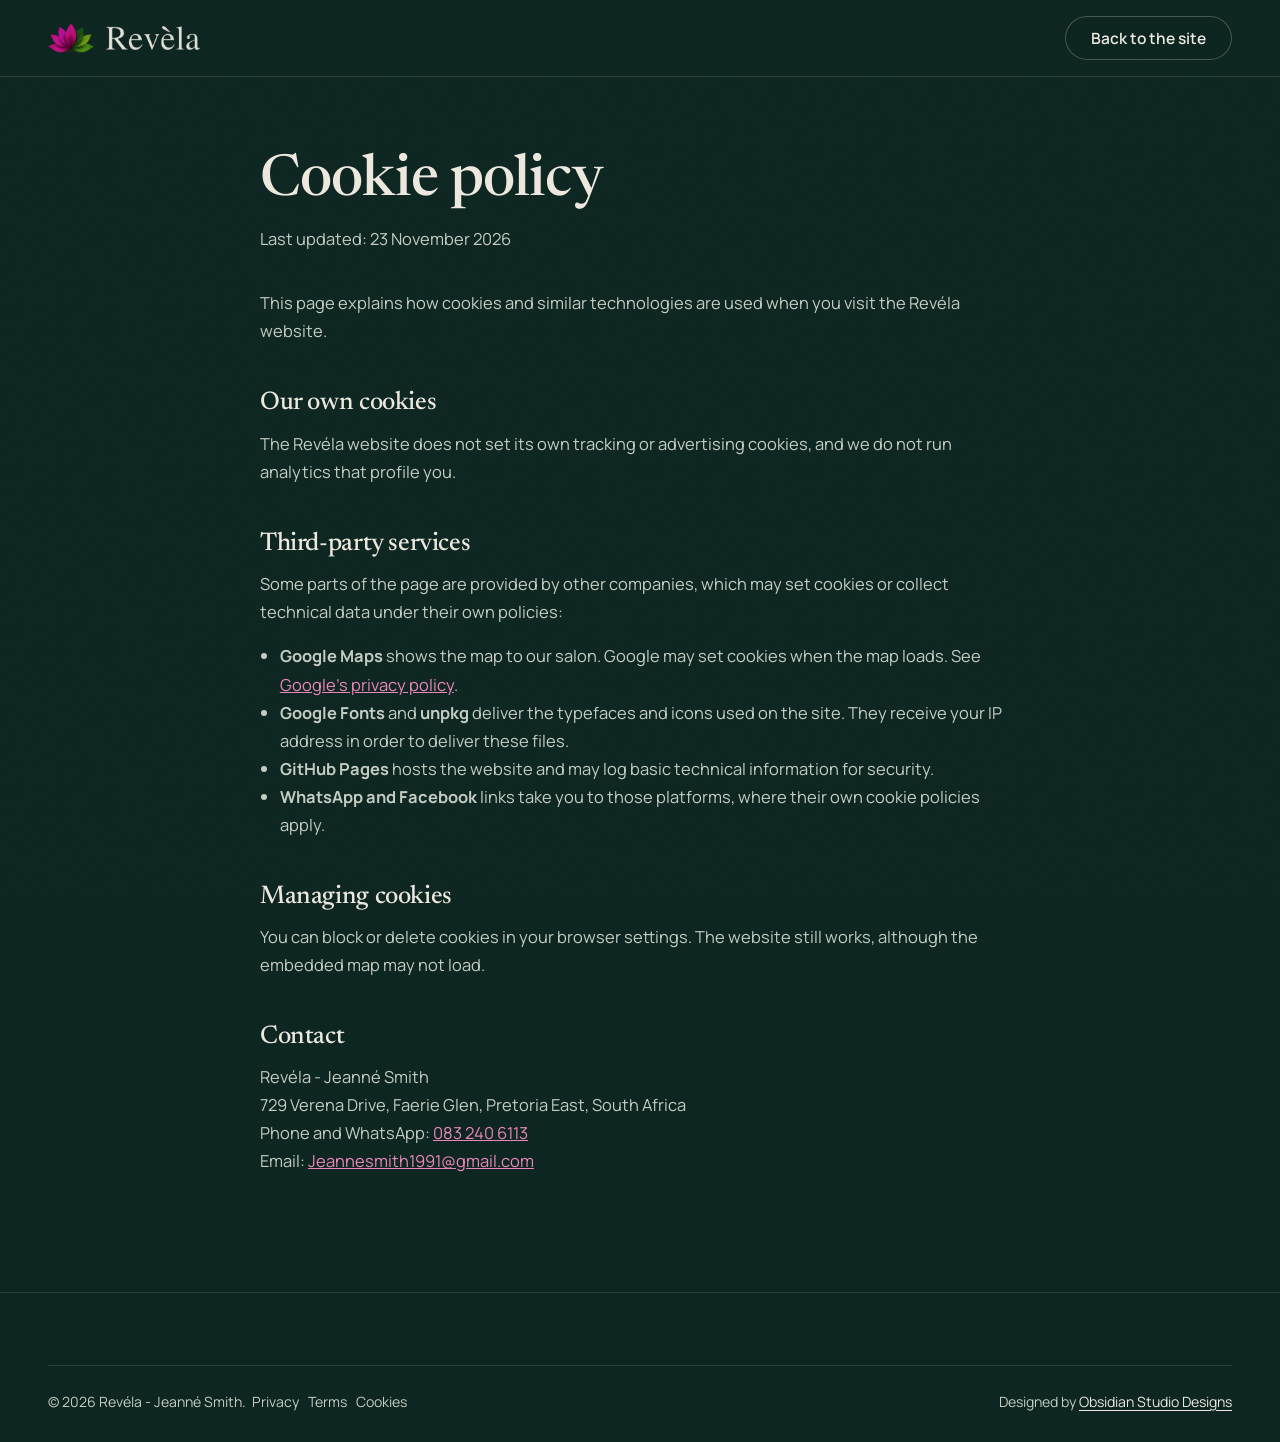
<file: cookies/index.html>
<!doctype html>
<html lang="en-ZA">
<head>
<meta charset="utf-8">
<meta name="viewport" content="width=device-width, initial-scale=1, viewport-fit=cover">
<title>Cookie policy | Revéla</title>
<meta name="description" content="How cookies and third-party services are used on the Revéla website.">
<meta name="robots" content="index, follow">
<link rel="canonical" href="https://obsidianstudiodesigns.github.io/Revela/cookies/">
<meta name="theme-color" content="#0e2621">
<meta property="og:type" content="website">
<meta property="og:site_name" content="Revéla">
<meta property="og:title" content="Cookie policy | Revéla">
<meta property="og:description" content="How cookies and third-party services are used on the Revéla website.">
<meta property="og:url" content="https://obsidianstudiodesigns.github.io/Revela/cookies/">
<meta property="og:image" content="https://obsidianstudiodesigns.github.io/Revela/assets/og/revela-og.jpg">
<meta property="og:image:width" content="1200">
<meta property="og:image:height" content="630">
<meta name="twitter:card" content="summary_large_image">
<meta name="twitter:image" content="https://obsidianstudiodesigns.github.io/Revela/assets/og/revela-og.jpg">
<link rel="icon" href="../favicon.ico" sizes="any">
<link rel="icon" type="image/png" sizes="32x32" href="../favicon-32.png">
<link rel="apple-touch-icon" href="../apple-touch-icon.png">
<link rel="manifest" href="../site.webmanifest">
<link rel="preconnect" href="https://fonts.googleapis.com">
<link rel="preconnect" href="https://fonts.gstatic.com" crossorigin>
<link rel="stylesheet" href="https://fonts.googleapis.com/css2?family=Manrope:wght@400..700&family=Newsreader:ital,opsz,wght@0,6..72,400..600;1,6..72,400..500&display=swap">
<link rel="stylesheet" href="../assets/css/site.css">
</head>
<body>
<a class="skip" href="#main">Skip to content</a>
<header class="site-head is-solid">
  <div class="wrap head-in">
    <a class="brand" href="../" aria-label="Revéla home">
      <img class="lotus" src="../assets/brand/lotus.png" alt="" width="602" height="380">
      <img class="word" src="../assets/brand/wordmark.png" alt="Revéla" width="535" height="137">
    </a>
    <a class="btn btn-ghost" href="../" style="min-height:44px">Back to the site</a>
  </div>
</header>
<main id="main" class="legal">
  <div class="wrap">
<h1>Cookie policy</h1>
<p class="updated">Last updated: 23 November 2026</p>
<p>This page explains how cookies and similar technologies are used when you visit the Revéla website.</p>
<h2>Our own cookies</h2>
<p>The Revéla website does not set its own tracking or advertising cookies, and we do not run analytics that profile you.</p>
<h2>Third-party services</h2>
<p>Some parts of the page are provided by other companies, which may set cookies or collect technical data under their own policies:</p>
<ul>
<li><strong>Google Maps</strong> shows the map to our salon. Google may set cookies when the map loads. See <a href="https://policies.google.com/privacy" target="_blank" rel="noopener">Google's privacy policy</a>.</li>
<li><strong>Google Fonts</strong> and <strong>unpkg</strong> deliver the typefaces and icons used on the site. They receive your IP address in order to deliver these files.</li>
<li><strong>GitHub Pages</strong> hosts the website and may log basic technical information for security.</li>
<li><strong>WhatsApp and Facebook</strong> links take you to those platforms, where their own cookie policies apply.</li>
</ul>
<h2>Managing cookies</h2>
<p>You can block or delete cookies in your browser settings. The website still works, although the embedded map may not load.</p>
<h2>Contact</h2>
<p>Revéla - Jeanné Smith<br>729 Verena Drive, Faerie Glen, Pretoria East, South Africa<br>Phone and WhatsApp: <a href="tel:+27832406113">083 240 6113</a><br>Email: <a href="mailto:Jeannesmith1991@gmail.com">Jeannesmith1991@gmail.com</a></p>
  </div>
</main>
<footer class="foot">
  <div class="wrap">
    <div class="foot-base" style="margin-top:0">
      <p>&copy; 2026 Revéla - Jeanné Smith. &nbsp;<a href="../privacy/">Privacy</a> &nbsp; <a href="../terms/">Terms</a> &nbsp; <a href="../cookies/">Cookies</a></p>
      <p class="credit">Designed by <a href="https://obsidianstudiodesigns.co.za/" target="_blank" rel="noopener">Obsidian Studio Designs</a></p>
    </div>
  </div>
</footer>
</body>
</html>
</file>
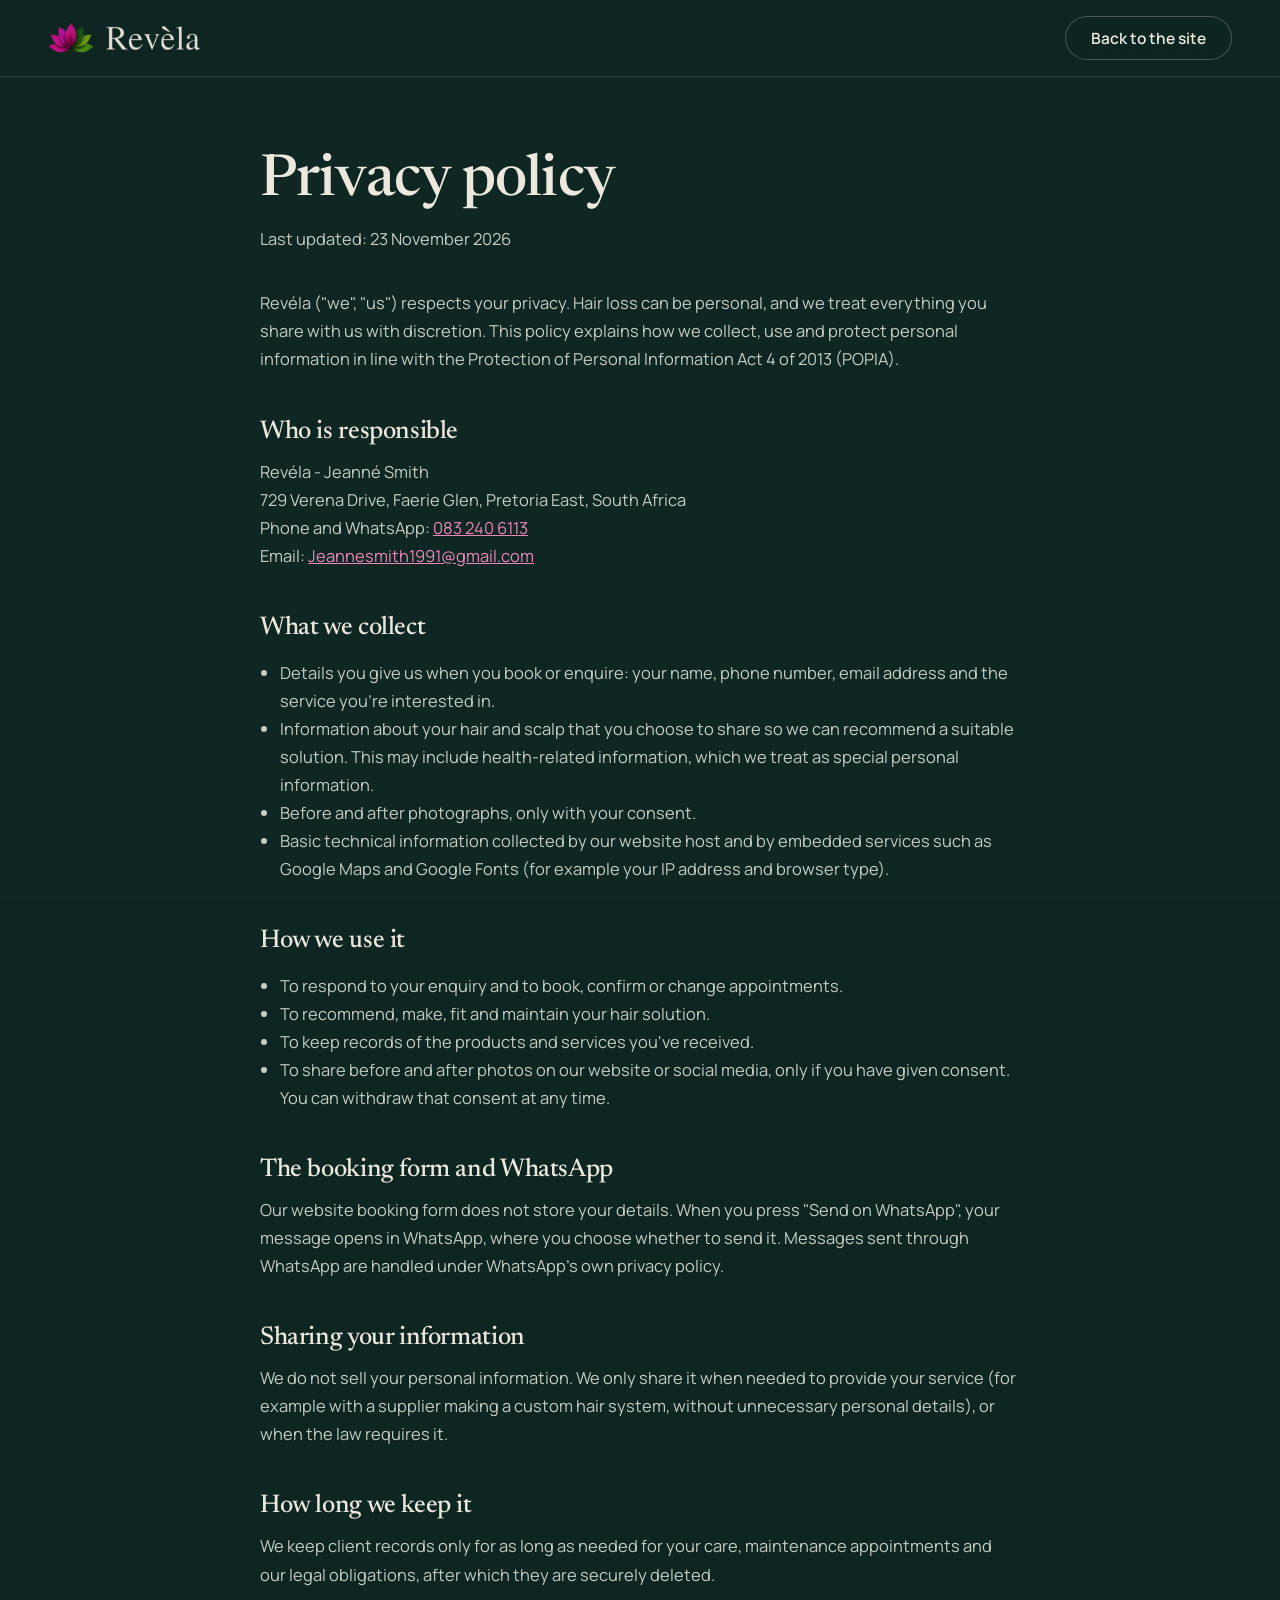
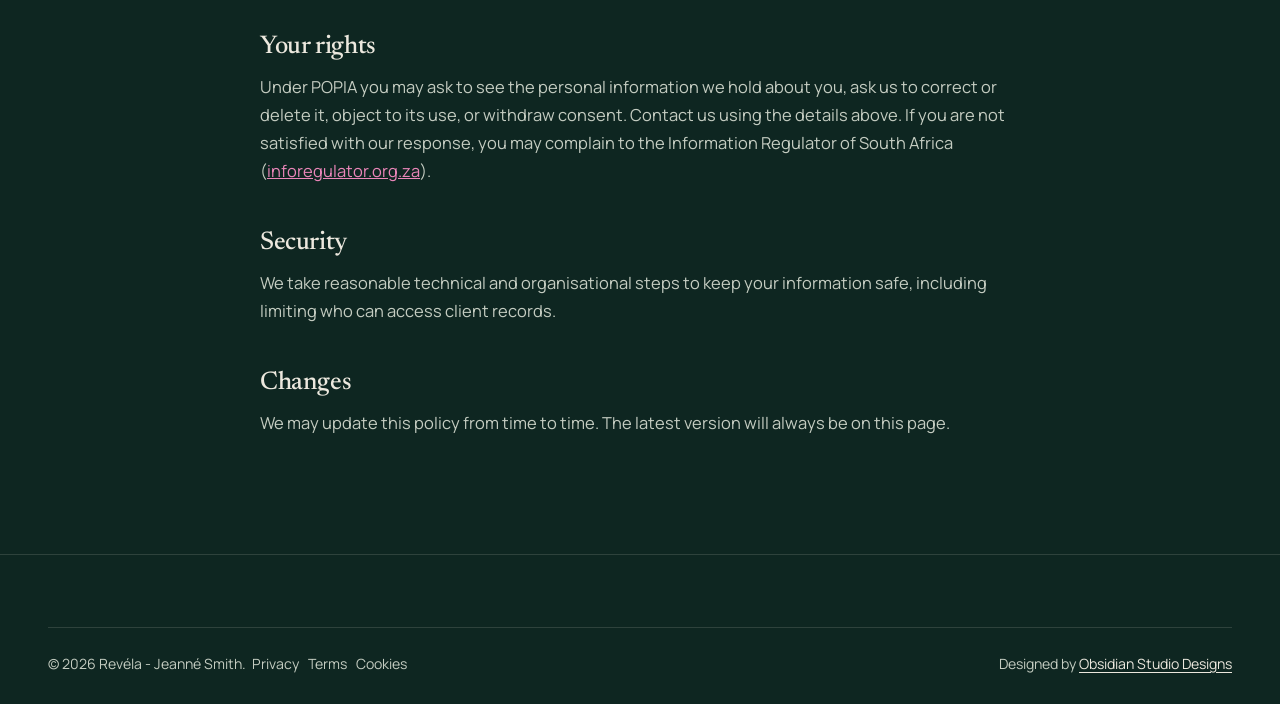
<file: privacy/index.html>
<!doctype html>
<html lang="en-ZA">
<head>
<meta charset="utf-8">
<meta name="viewport" content="width=device-width, initial-scale=1, viewport-fit=cover">
<title>Privacy policy | Revéla</title>
<meta name="description" content="How Revéla collects, uses and protects your personal information under POPIA.">
<meta name="robots" content="index, follow">
<link rel="canonical" href="https://obsidianstudiodesigns.github.io/Revela/privacy/">
<meta name="theme-color" content="#0e2621">
<meta property="og:type" content="website">
<meta property="og:site_name" content="Revéla">
<meta property="og:title" content="Privacy policy | Revéla">
<meta property="og:description" content="How Revéla collects, uses and protects your personal information under POPIA.">
<meta property="og:url" content="https://obsidianstudiodesigns.github.io/Revela/privacy/">
<meta property="og:image" content="https://obsidianstudiodesigns.github.io/Revela/assets/og/revela-og.jpg">
<meta property="og:image:width" content="1200">
<meta property="og:image:height" content="630">
<meta name="twitter:card" content="summary_large_image">
<meta name="twitter:image" content="https://obsidianstudiodesigns.github.io/Revela/assets/og/revela-og.jpg">
<link rel="icon" href="../favicon.ico" sizes="any">
<link rel="icon" type="image/png" sizes="32x32" href="../favicon-32.png">
<link rel="apple-touch-icon" href="../apple-touch-icon.png">
<link rel="manifest" href="../site.webmanifest">
<link rel="preconnect" href="https://fonts.googleapis.com">
<link rel="preconnect" href="https://fonts.gstatic.com" crossorigin>
<link rel="stylesheet" href="https://fonts.googleapis.com/css2?family=Manrope:wght@400..700&family=Newsreader:ital,opsz,wght@0,6..72,400..600;1,6..72,400..500&display=swap">
<link rel="stylesheet" href="../assets/css/site.css">
</head>
<body>
<a class="skip" href="#main">Skip to content</a>
<header class="site-head is-solid">
  <div class="wrap head-in">
    <a class="brand" href="../" aria-label="Revéla home">
      <img class="lotus" src="../assets/brand/lotus.png" alt="" width="602" height="380">
      <img class="word" src="../assets/brand/wordmark.png" alt="Revéla" width="535" height="137">
    </a>
    <a class="btn btn-ghost" href="../" style="min-height:44px">Back to the site</a>
  </div>
</header>
<main id="main" class="legal">
  <div class="wrap">
<h1>Privacy policy</h1>
<p class="updated">Last updated: 23 November 2026</p>
<p>Revéla ("we", "us") respects your privacy. Hair loss can be personal, and we treat everything you share with us with discretion. This policy explains how we collect, use and protect personal information in line with the Protection of Personal Information Act 4 of 2013 (POPIA).</p>
<h2>Who is responsible</h2>
<p>Revéla - Jeanné Smith<br>729 Verena Drive, Faerie Glen, Pretoria East, South Africa<br>Phone and WhatsApp: <a href="tel:+27832406113">083 240 6113</a><br>Email: <a href="mailto:Jeannesmith1991@gmail.com">Jeannesmith1991@gmail.com</a></p>
<h2>What we collect</h2>
<ul>
<li>Details you give us when you book or enquire: your name, phone number, email address and the service you're interested in.</li>
<li>Information about your hair and scalp that you choose to share so we can recommend a suitable solution. This may include health-related information, which we treat as special personal information.</li>
<li>Before and after photographs, only with your consent.</li>
<li>Basic technical information collected by our website host and by embedded services such as Google Maps and Google Fonts (for example your IP address and browser type).</li>
</ul>
<h2>How we use it</h2>
<ul>
<li>To respond to your enquiry and to book, confirm or change appointments.</li>
<li>To recommend, make, fit and maintain your hair solution.</li>
<li>To keep records of the products and services you've received.</li>
<li>To share before and after photos on our website or social media, only if you have given consent. You can withdraw that consent at any time.</li>
</ul>
<h2>The booking form and WhatsApp</h2>
<p>Our website booking form does not store your details. When you press "Send on WhatsApp", your message opens in WhatsApp, where you choose whether to send it. Messages sent through WhatsApp are handled under WhatsApp's own privacy policy.</p>
<h2>Sharing your information</h2>
<p>We do not sell your personal information. We only share it when needed to provide your service (for example with a supplier making a custom hair system, without unnecessary personal details), or when the law requires it.</p>
<h2>How long we keep it</h2>
<p>We keep client records only for as long as needed for your care, maintenance appointments and our legal obligations, after which they are securely deleted.</p>
<h2>Your rights</h2>
<p>Under POPIA you may ask to see the personal information we hold about you, ask us to correct or delete it, object to its use, or withdraw consent. Contact us using the details above. If you are not satisfied with our response, you may complain to the Information Regulator of South Africa (<a href="https://inforegulator.org.za" target="_blank" rel="noopener">inforegulator.org.za</a>).</p>
<h2>Security</h2>
<p>We take reasonable technical and organisational steps to keep your information safe, including limiting who can access client records.</p>
<h2>Changes</h2>
<p>We may update this policy from time to time. The latest version will always be on this page.</p>
  </div>
</main>
<footer class="foot">
  <div class="wrap">
    <div class="foot-base" style="margin-top:0">
      <p>&copy; 2026 Revéla - Jeanné Smith. &nbsp;<a href="../privacy/">Privacy</a> &nbsp; <a href="../terms/">Terms</a> &nbsp; <a href="../cookies/">Cookies</a></p>
      <p class="credit">Designed by <a href="https://obsidianstudiodesigns.co.za/" target="_blank" rel="noopener">Obsidian Studio Designs</a></p>
    </div>
  </div>
</footer>
</body>
</html>
</file>
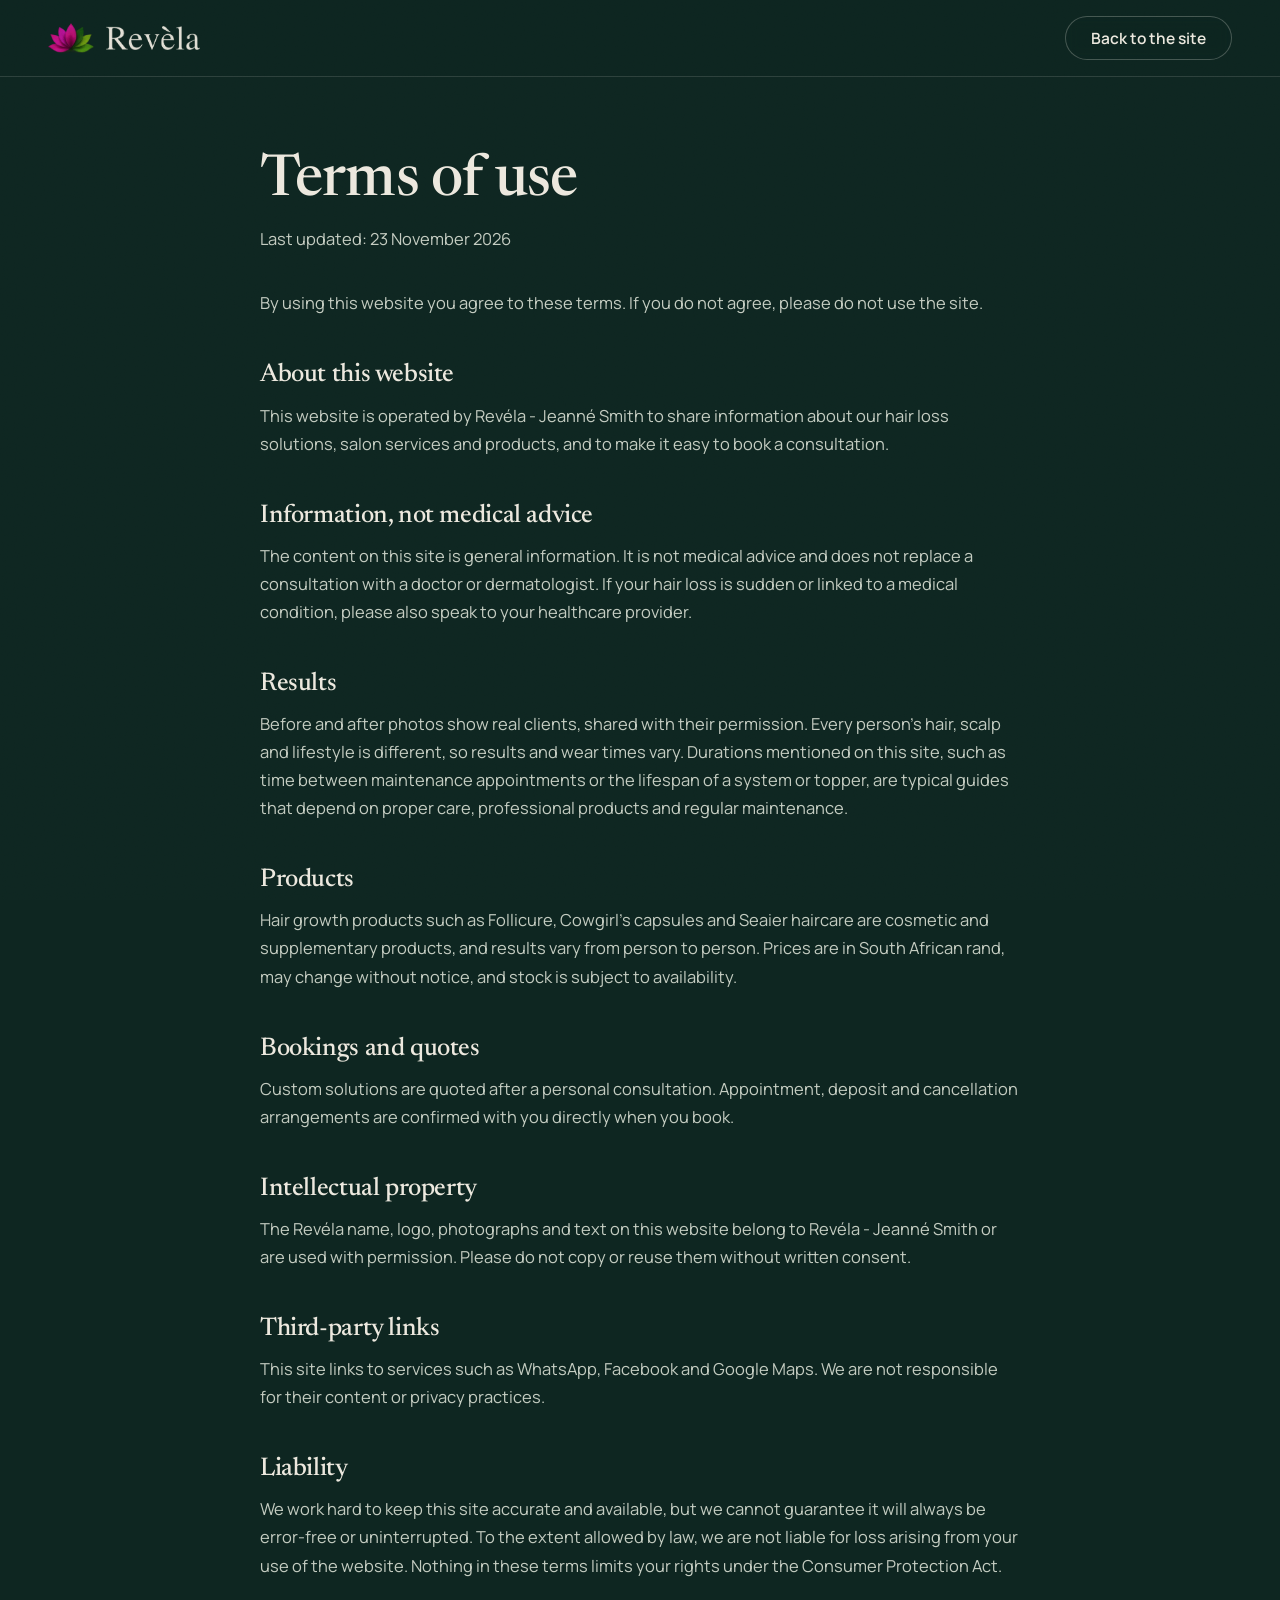
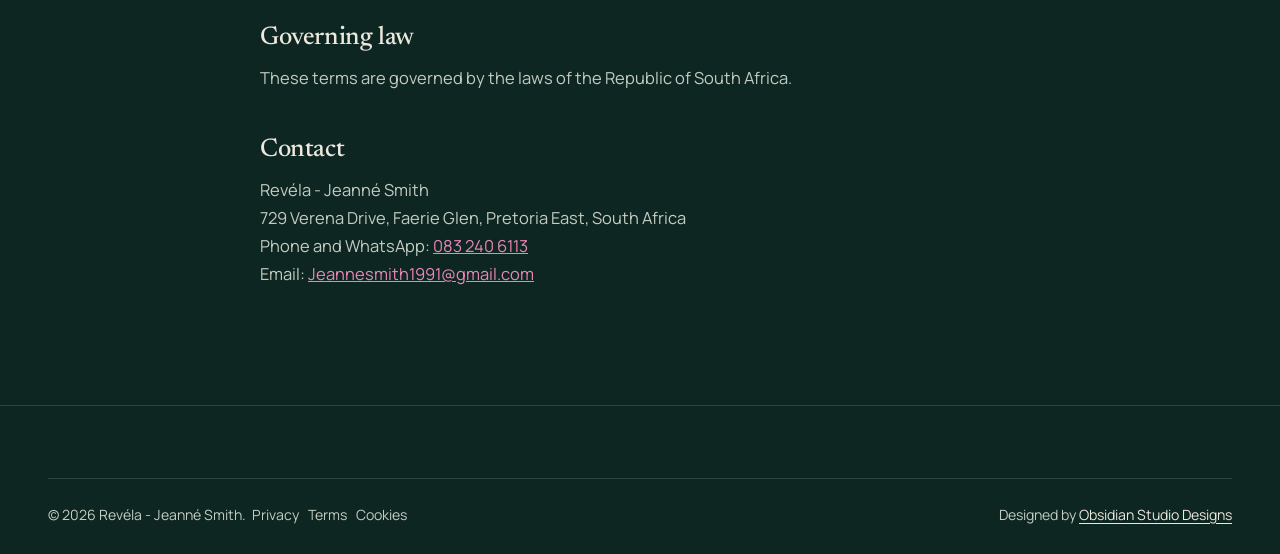
<file: terms/index.html>
<!doctype html>
<html lang="en-ZA">
<head>
<meta charset="utf-8">
<meta name="viewport" content="width=device-width, initial-scale=1, viewport-fit=cover">
<title>Terms of use | Revéla</title>
<meta name="description" content="The terms that apply when you use the Revéla website.">
<meta name="robots" content="index, follow">
<link rel="canonical" href="https://obsidianstudiodesigns.github.io/Revela/terms/">
<meta name="theme-color" content="#0e2621">
<meta property="og:type" content="website">
<meta property="og:site_name" content="Revéla">
<meta property="og:title" content="Terms of use | Revéla">
<meta property="og:description" content="The terms that apply when you use the Revéla website.">
<meta property="og:url" content="https://obsidianstudiodesigns.github.io/Revela/terms/">
<meta property="og:image" content="https://obsidianstudiodesigns.github.io/Revela/assets/og/revela-og.jpg">
<meta property="og:image:width" content="1200">
<meta property="og:image:height" content="630">
<meta name="twitter:card" content="summary_large_image">
<meta name="twitter:image" content="https://obsidianstudiodesigns.github.io/Revela/assets/og/revela-og.jpg">
<link rel="icon" href="../favicon.ico" sizes="any">
<link rel="icon" type="image/png" sizes="32x32" href="../favicon-32.png">
<link rel="apple-touch-icon" href="../apple-touch-icon.png">
<link rel="manifest" href="../site.webmanifest">
<link rel="preconnect" href="https://fonts.googleapis.com">
<link rel="preconnect" href="https://fonts.gstatic.com" crossorigin>
<link rel="stylesheet" href="https://fonts.googleapis.com/css2?family=Manrope:wght@400..700&family=Newsreader:ital,opsz,wght@0,6..72,400..600;1,6..72,400..500&display=swap">
<link rel="stylesheet" href="../assets/css/site.css">
</head>
<body>
<a class="skip" href="#main">Skip to content</a>
<header class="site-head is-solid">
  <div class="wrap head-in">
    <a class="brand" href="../" aria-label="Revéla home">
      <img class="lotus" src="../assets/brand/lotus.png" alt="" width="602" height="380">
      <img class="word" src="../assets/brand/wordmark.png" alt="Revéla" width="535" height="137">
    </a>
    <a class="btn btn-ghost" href="../" style="min-height:44px">Back to the site</a>
  </div>
</header>
<main id="main" class="legal">
  <div class="wrap">
<h1>Terms of use</h1>
<p class="updated">Last updated: 23 November 2026</p>
<p>By using this website you agree to these terms. If you do not agree, please do not use the site.</p>
<h2>About this website</h2>
<p>This website is operated by Revéla - Jeanné Smith to share information about our hair loss solutions, salon services and products, and to make it easy to book a consultation.</p>
<h2>Information, not medical advice</h2>
<p>The content on this site is general information. It is not medical advice and does not replace a consultation with a doctor or dermatologist. If your hair loss is sudden or linked to a medical condition, please also speak to your healthcare provider.</p>
<h2>Results</h2>
<p>Before and after photos show real clients, shared with their permission. Every person's hair, scalp and lifestyle is different, so results and wear times vary. Durations mentioned on this site, such as time between maintenance appointments or the lifespan of a system or topper, are typical guides that depend on proper care, professional products and regular maintenance.</p>
<h2>Products</h2>
<p>Hair growth products such as Follicure, Cowgirl's capsules and Seaier haircare are cosmetic and supplementary products, and results vary from person to person. Prices are in South African rand, may change without notice, and stock is subject to availability.</p>
<h2>Bookings and quotes</h2>
<p>Custom solutions are quoted after a personal consultation. Appointment, deposit and cancellation arrangements are confirmed with you directly when you book.</p>
<h2>Intellectual property</h2>
<p>The Revéla name, logo, photographs and text on this website belong to Revéla - Jeanné Smith or are used with permission. Please do not copy or reuse them without written consent.</p>
<h2>Third-party links</h2>
<p>This site links to services such as WhatsApp, Facebook and Google Maps. We are not responsible for their content or privacy practices.</p>
<h2>Liability</h2>
<p>We work hard to keep this site accurate and available, but we cannot guarantee it will always be error-free or uninterrupted. To the extent allowed by law, we are not liable for loss arising from your use of the website. Nothing in these terms limits your rights under the Consumer Protection Act.</p>
<h2>Governing law</h2>
<p>These terms are governed by the laws of the Republic of South Africa.</p>
<h2>Contact</h2>
<p>Revéla - Jeanné Smith<br>729 Verena Drive, Faerie Glen, Pretoria East, South Africa<br>Phone and WhatsApp: <a href="tel:+27832406113">083 240 6113</a><br>Email: <a href="mailto:Jeannesmith1991@gmail.com">Jeannesmith1991@gmail.com</a></p>
  </div>
</main>
<footer class="foot">
  <div class="wrap">
    <div class="foot-base" style="margin-top:0">
      <p>&copy; 2026 Revéla - Jeanné Smith. &nbsp;<a href="../privacy/">Privacy</a> &nbsp; <a href="../terms/">Terms</a> &nbsp; <a href="../cookies/">Cookies</a></p>
      <p class="credit">Designed by <a href="https://obsidianstudiodesigns.co.za/" target="_blank" rel="noopener">Obsidian Studio Designs</a></p>
    </div>
  </div>
</footer>
</body>
</html>
</file>
<file: assets/css/site.css>
/* Revéla. Hair loss solutions by Jeanné Smith.
   Theme: brand-locked deep forest. Radius rule: buttons and chips are full pill, media and panels use --r (4px). */
:root{
  --night:#0e2621;
  --pine:#143530;
  --pine-2:#1a4038;
  --line:rgba(236,232,222,.14);
  --line-2:rgba(236,232,222,.26);
  --bone:#ece8de;
  --mute:#c4ccc1;
  --orchid:#c2287a;
  --orchid-ink:#a81f68;
  --orchid-soft:#ea86b9;
  --r:4px;
  --serif:"Newsreader", "Iowan Old Style", Georgia, serif;
  --sans:"Manrope", "Segoe UI", system-ui, -apple-system, sans-serif;
  --wrap:1240px;
  --gut:clamp(20px,4vw,48px);
  --ease:cubic-bezier(.16,1,.3,1);
  color-scheme:dark;
}
*,*::before,*::after{box-sizing:border-box}
html{-webkit-text-size-adjust:100%;scroll-behavior:smooth;scroll-padding-top:84px}
body{margin:0;background:var(--night);color:var(--bone);font-family:var(--sans);font-size:clamp(16.5px,1.05vw,17.5px);line-height:1.7;font-weight:400;-webkit-font-smoothing:antialiased;text-rendering:optimizeLegibility;overflow-x:hidden}
img,picture,video,iframe{display:block;max-width:100%}
img{height:auto}
a{color:inherit}
button,input,select,textarea{font:inherit;color:inherit}
:focus-visible{outline:2px solid var(--orchid-soft);outline-offset:3px;border-radius:2px}
::selection{background:var(--orchid);color:#fff}
.wrap{width:min(100% - var(--gut)*2, var(--wrap));margin-inline:auto}
.sr-only{position:absolute!important;width:1px;height:1px;padding:0;margin:-1px;overflow:hidden;clip:rect(0 0 0 0);white-space:nowrap;border:0}
.skip{position:absolute;left:12px;top:-60px;z-index:100;background:var(--bone);color:var(--night);padding:10px 16px;border-radius:999px;text-decoration:none;font-weight:500}
.skip:focus{top:12px}

/* Type */
h1,h2,h3{font-family:var(--serif);font-weight:500;line-height:1.1;letter-spacing:-.015em;margin:0;font-optical-sizing:auto}
h2{font-size:clamp(2.1rem,4.2vw,3.6rem)}
h3{font-size:clamp(1.35rem,1.9vw,1.7rem);line-height:1.2}
p{margin:0 0 1em}
.lede{font-size:clamp(1.06rem,1.3vw,1.2rem);color:var(--mute);max-width:58ch}
.muted{color:var(--mute)}
em.i{font-style:italic}

/* Buttons */
.btn{display:inline-flex;align-items:center;justify-content:center;gap:.6em;white-space:nowrap;min-height:50px;padding:0 1.6em;border-radius:999px;font-weight:600;font-size:.97rem;letter-spacing:0;text-decoration:none;border:1px solid transparent;cursor:pointer;transition:background-color .3s var(--ease),color .3s var(--ease),border-color .3s var(--ease),transform .2s var(--ease)}
.btn:active{transform:translateY(1px) scale(.985)}
.btn-primary{background:linear-gradient(180deg,#cc3386,var(--orchid));color:#fff;box-shadow:inset 0 1px 0 rgba(255,255,255,.18),0 10px 28px -12px rgba(194,40,122,.7)}
.btn-primary:hover{background:linear-gradient(180deg,var(--orchid),var(--orchid-ink));transform:translateY(-1px);box-shadow:inset 0 1px 0 rgba(255,255,255,.18),0 16px 34px -14px rgba(194,40,122,.85)}
.btn-ghost{border-color:var(--line-2);color:var(--bone);background:rgba(14,38,33,.35);backdrop-filter:blur(6px)}
.btn-ghost:hover{border-color:var(--bone);background:rgba(236,232,222,.08)}
.btn i{font-size:20px;line-height:1;flex:none}
.link{color:var(--orchid-soft);text-decoration:underline;text-decoration-thickness:1px;text-underline-offset:4px}
.link:hover{color:var(--bone)}

/* Header */
.site-head{position:fixed;inset:0 0 auto;z-index:50;transition:background-color .4s var(--ease),border-color .4s var(--ease),backdrop-filter .4s;border-bottom:1px solid transparent}
.site-head.is-solid{background:rgba(14,38,33,.86);backdrop-filter:blur(14px) saturate(1.2);-webkit-backdrop-filter:blur(14px) saturate(1.2);border-bottom-color:var(--line)}
.head-in{display:flex;align-items:center;justify-content:space-between;gap:24px;height:76px}
.brand{display:flex;align-items:center;gap:12px;text-decoration:none}
.brand{transition:opacity .5s var(--ease)}
.site-head:not(.is-solid) .brand{opacity:0;pointer-events:none}
.menu-open .site-head .brand{opacity:1;pointer-events:auto}
.brand .lotus{width:46px;height:auto}
.brand .word{height:24px;width:auto}
.nav{display:flex;align-items:center;gap:clamp(18px,2.2vw,34px)}
.nav a:not(.btn){text-decoration:none;font-size:.95rem;color:var(--mute);transition:color .25s}
.nav a:not(.btn):hover{color:var(--bone)}
.nav .btn{min-height:44px;padding:0 1.3em;font-size:.92rem}
.menu-btn{display:none;width:46px;height:46px;border-radius:999px;border:1px solid var(--line-2);background:transparent;cursor:pointer;align-items:center;justify-content:center}
.menu-btn span{display:block;width:18px;height:1.5px;background:var(--bone);position:relative;transition:transform .3s var(--ease)}
.menu-btn span::before,.menu-btn span::after{content:"";position:absolute;left:0;width:18px;height:1.5px;background:var(--bone);transition:transform .3s var(--ease),top .3s var(--ease)}
.menu-btn span::before{top:-6px}.menu-btn span::after{top:6px}
.menu-open .menu-btn span{background:transparent}
.menu-open .menu-btn span::before{top:0;transform:rotate(45deg)}
.menu-open .menu-btn span::after{top:0;transform:rotate(-45deg)}

/* Hero */
.hero{position:relative;min-height:100dvh;display:flex;align-items:center;justify-content:center;text-align:center;isolation:isolate;overflow:hidden;padding:120px 0 80px}
.hero-media{position:absolute;inset:0;z-index:-2}
.hero-media img{width:100%;height:100%;object-fit:cover;object-position:100% 50%}
.hero::after{content:"";position:absolute;inset:0;z-index:-1;background:linear-gradient(180deg,rgba(11,32,27,.7) 0,rgba(11,32,27,0) 150px),radial-gradient(ellipse 52% 58% at 50% 52%,rgba(9,26,22,.78) 0%,rgba(9,26,22,.5) 55%,rgba(9,26,22,.22) 100%),linear-gradient(0deg,rgba(14,38,33,1) 0%,rgba(14,38,33,1) 3%,rgba(14,38,33,0) 26%)}
.hero-copy{max-width:940px;margin-inline:auto;display:flex;flex-direction:column;align-items:center}
.hero-lotus{width:84px;height:auto;margin-bottom:22px;filter:drop-shadow(0 6px 18px rgba(0,0,0,.35))}
.hero h1{margin:0}
.hero-welcome{display:block;font-family:var(--sans);font-weight:500;font-size:clamp(.92rem,1.15vw,1.05rem);letter-spacing:.42em;padding-left:.42em;text-transform:uppercase;color:#ebe7dc;margin-bottom:6px}
.hero-name{display:block;font-family:var(--serif);font-weight:400;font-size:clamp(3.8rem,11.5vw,10rem);line-height:.86;letter-spacing:.09em;padding:.3em 0 .04em .09em;text-transform:uppercase;color:var(--bone);text-shadow:0 8px 40px rgba(0,0,0,.35)}
.hero-tag{font-family:var(--serif);font-style:italic;font-size:clamp(1.3rem,2.1vw,1.85rem);line-height:1.3;margin:14px 0 6px;color:var(--bone)}
.hero-sub{color:#d9dbd2;font-size:clamp(.98rem,1.1vw,1.06rem);margin:0 0 34px}
.socials{list-style:none;padding:0;margin:0;display:flex;gap:clamp(24px,2.8vw,40px);justify-content:center;align-items:center}
.socials a{display:grid;place-items:center;color:var(--bone);text-decoration:none;line-height:1;filter:drop-shadow(0 4px 14px rgba(0,0,0,.35));transition:color .3s var(--ease),transform .3s var(--ease)}
.socials a:hover{color:var(--orchid-soft);transform:translateY(-2px) scale(1.05)}
.socials i{font-size:clamp(52px,4.6vw,68px);line-height:1}
.connect{font-family:var(--serif);font-style:italic;font-size:1.2rem;color:#d9dbd2;margin:16px 0 0}
.hero h1{font-size:clamp(2.45rem,4.3vw,4.1rem);line-height:1.06;letter-spacing:-.02em;margin-bottom:28px}
.hero h1 .line{display:block;padding-bottom:.06em}
.hero h1 .line:last-child{font-style:italic;font-weight:400}
.hero .lede{color:#d4d6cc;margin-bottom:36px;max-width:44ch}
.cta-row{display:flex;flex-wrap:wrap;gap:12px}

@media (prefers-reduced-motion:no-preference){
  .hero-media img{animation:heroIn 2.4s var(--ease) both}
  .hero [data-in]{opacity:0;transform:translateY(22px);animation:rise 1.1s var(--ease) forwards;animation-delay:calc(var(--d,0) * 1ms + 250ms)}
}
@keyframes heroIn{from{transform:scale(1.08);opacity:.4}to{transform:scale(1);opacity:1}}
@keyframes rise{to{opacity:1;transform:none}}

/* Section rhythm */
.sec{padding:clamp(80px,11vw,150px) 0}
.sec-tight{padding:clamp(64px,8vw,110px) 0}

/* Statement */
.statement{display:grid;grid-template-columns:minmax(0,1fr);gap:56px}
.statement blockquote{margin:0;font-family:var(--serif);font-size:clamp(1.7rem,3.3vw,2.85rem);line-height:1.22;max-width:24ch}
.statement blockquote p{margin:0}
.statement blockquote footer{margin-top:22px;font-family:var(--sans);font-size:.95rem;color:var(--mute)}
.truths{display:grid;grid-template-columns:repeat(3,minmax(0,1fr));gap:0;border-top:1px solid var(--line)}
.truths div{padding:28px 28px 0 0}
.truths div + div{padding-left:28px;border-left:1px solid var(--line)}
.truths strong{display:block;font-family:var(--serif);font-weight:500;font-size:1.5rem;line-height:1.2;margin-bottom:8px}
.truths p{color:var(--mute);margin:0;max-width:30ch}
@media (min-width:1000px){.statement{grid-template-columns:1.15fr 1fr;align-items:end}.truths{grid-template-columns:1fr;border-top:0}.truths div,.truths div + div{padding:22px 0;border-left:0;border-top:1px solid var(--line)}}

/* Solutions index */
.sol-head{max-width:640px;margin-bottom:56px}
.sol-head h2{margin-bottom:18px}
.sol{display:grid;grid-template-columns:minmax(0,1.1fr) minmax(0,1.2fr);column-gap:clamp(32px,6vw,96px);align-items:start}
.sol-item{display:contents}
.sol-tab{grid-column:1;display:flex;align-items:baseline;justify-content:space-between;gap:16px;width:100%;text-align:left;background:none;border:0;border-top:1px solid var(--line);padding:22px 0;cursor:pointer;font-family:var(--serif);font-size:clamp(1.35rem,2.1vw,1.85rem);line-height:1.15;color:var(--mute);transition:color .3s var(--ease)}
.sol-tab small{font-family:var(--sans);font-size:.85rem;color:var(--mute);opacity:.8;white-space:nowrap}
.sol-tab:hover{color:var(--bone)}
.sol-tab[aria-selected="true"]{color:var(--bone)}
.sol-tab[aria-selected="true"] .tick{opacity:1;transform:none}
.tick{width:10px;height:10px;border-radius:999px;background:var(--orchid);opacity:0;transform:scale(.4);transition:all .35s var(--ease);flex:none;align-self:center}
.sol-tab .name{display:flex;align-items:center;gap:14px}
.sol-item:last-child .sol-tab{border-bottom:1px solid var(--line)}
.sol-panel{grid-column:2;grid-row:1 / span 6;position:sticky;top:110px;background:var(--pine);border:1px solid var(--line);border-radius:var(--r);padding:clamp(28px,3.4vw,48px);overflow:hidden;isolation:isolate;min-height:100%}
.sol-panel::after{content:"";position:absolute;right:0;bottom:0;width:260px;height:170px;background:url(../brand/lotus.png) right -50px bottom -36px/300px auto no-repeat;opacity:.08;z-index:-1;pointer-events:none}
.sol-panel h3{font-size:clamp(1.6rem,2.4vw,2.2rem);line-height:1.15}
.sol-panel .for{display:block;font-family:var(--sans);color:var(--orchid-soft);font-size:.95rem;margin-bottom:14px}
.sol-panel[hidden]{display:none}
.sol-panel figure{margin:0 0 28px;aspect-ratio:4/3;overflow:hidden;border-radius:var(--r);background:var(--pine)}
.sol-panel figure img{width:100%;height:100%;object-fit:cover}
.sol-panel h3{margin-bottom:14px}
.sol-panel p{color:var(--mute);max-width:56ch}
.facts{list-style:none;padding:0;margin:22px 0 0;display:flex;flex-wrap:wrap;gap:8px}
.facts li{border:1px solid var(--line-2);border-radius:999px;padding:6px 14px;font-size:.88rem;color:var(--bone)}
@media (prefers-reduced-motion:no-preference){.sol-panel:not([hidden]){animation:fade .55s var(--ease)}}
@keyframes fade{from{opacity:0;transform:translateY(10px)}to{opacity:1;transform:none}}

/* Transformations */
.tf-head{display:flex;flex-direction:column;gap:16px;max-width:680px;margin-bottom:48px}
.tf{display:grid;grid-template-columns:minmax(0,1fr) minmax(0,1fr);gap:clamp(16px,2vw,24px)}
.tf-side{display:grid;grid-template-rows:auto auto;gap:clamp(16px,2vw,24px)}
.compare{position:relative;overflow:hidden;border-radius:var(--r);background:var(--pine);user-select:none;-webkit-user-select:none;touch-action:pan-y}
.compare img{width:100%;height:100%;object-fit:cover;pointer-events:none}
.compare .after{position:absolute;inset:0;clip-path:inset(0 0 0 var(--pos,50%))}
.compare .handle{position:absolute;top:0;bottom:0;left:var(--pos,50%);width:2px;margin-left:-1px;background:var(--bone);pointer-events:none}
.compare .handle::after{content:"";position:absolute;top:50%;left:50%;width:46px;height:46px;margin:-23px 0 0 -23px;border-radius:999px;background:var(--bone) url("data:image/svg+xml,%3Csvg xmlns='http://www.w3.org/2000/svg' viewBox='0 0 24 24' fill='none' stroke='%230e2621' stroke-width='1.6' stroke-linecap='round' stroke-linejoin='round'%3E%3Cpath d='M9 6l-6 6 6 6M15 6l6 6-6 6'/%3E%3C/svg%3E") center/22px no-repeat;box-shadow:0 6px 24px rgba(5,18,15,.45)}
.compare input{position:absolute;inset:0;width:100%;height:100%;opacity:0;cursor:ew-resize;margin:0}
.compare .tag{position:absolute;bottom:14px;padding:5px 12px;border-radius:999px;background:rgba(14,38,33,.72);backdrop-filter:blur(6px);font-size:.82rem;pointer-events:none}
.compare .tag.b{left:14px}.compare .tag.a{right:14px}
.compare.big,.compare.mid{aspect-ratio:4/5;max-height:76vh;width:100%}
.tf-cap{margin-top:14px;color:var(--mute);font-size:.95rem;max-width:52ch}
.tf-cap strong{color:var(--bone);font-weight:500}
.pairs{display:grid;grid-template-columns:repeat(3,minmax(0,1fr));gap:clamp(16px,2vw,24px);margin-top:clamp(16px,2vw,24px)}
.pair figure{margin:0;display:grid;grid-template-columns:1fr 1fr;gap:3px;border-radius:var(--r);overflow:hidden}
.pair img{aspect-ratio:3/4;width:100%;object-fit:cover}
.pair p{margin:14px 0 0;color:var(--mute);font-size:.95rem}
.pair p strong{color:var(--bone);font-weight:500;display:block;font-family:var(--serif);font-size:1.15rem;margin-bottom:4px}

/* Existing systems band */
.band{position:relative;isolation:isolate;background:radial-gradient(60% 70% at 88% 0%,rgba(194,40,122,.07),transparent 70%),radial-gradient(55% 60% at 0% 100%,rgba(125,184,90,.06),transparent 70%),var(--pine);border-block:1px solid var(--line)}
.band-in{display:grid;grid-template-columns:minmax(0,1fr) minmax(0,1fr);gap:clamp(32px,6vw,96px);align-items:center}
.band h2{font-size:clamp(2rem,3.6vw,3.1rem);margin-bottom:18px}
.checks{list-style:none;padding:0;margin:0;display:grid;grid-template-columns:1fr 1fr;gap:0 32px}
.checks li{display:flex;gap:12px;align-items:flex-start;padding:16px 0;border-top:1px solid var(--line)}
.checks i{flex:none;margin-top:2px}

/* About */
.about{display:grid;grid-template-columns:minmax(0,.9fr) minmax(0,1.1fr);gap:clamp(36px,6vw,96px);align-items:start}
.about-portrait{position:sticky;top:110px;margin:0}
.about-portrait picture{display:block;position:relative}
.about-portrait picture::before{content:"";position:absolute;inset:18px -18px -18px 18px;border:1px solid rgba(234,134,185,.45);border-radius:var(--r);z-index:-1}
.about-portrait{isolation:isolate}
.about-portrait img{position:relative;border-radius:var(--r);width:100%;aspect-ratio:4/5;object-fit:cover;object-position:50% 20%}
.about-portrait figcaption{margin-top:34px;color:var(--mute);font-size:.92rem}
.about-copy h2{margin-bottom:28px}
.about-copy p{color:var(--mute);max-width:60ch}
.about-copy p.big{font-family:var(--serif);font-size:clamp(1.3rem,1.9vw,1.6rem);line-height:1.4;color:var(--bone);max-width:34ch;margin-bottom:28px}
.about-team{margin:44px 0 0}
.about-team img{border-radius:var(--r);width:100%;aspect-ratio:16/10;object-fit:cover}
.about-team figcaption{margin-top:14px;color:var(--mute);font-size:.95rem;max-width:60ch}
.sign{font-family:var(--serif);font-style:italic;font-size:1.6rem;color:var(--bone);margin-top:8px}

/* Process */
.steps{list-style:none;padding:0;margin:56px 0 0;display:grid;grid-template-columns:repeat(4,minmax(0,1fr));counter-reset:s;position:relative}
.steps::before{content:"";position:absolute;left:0;right:0;top:23px;height:1px;background:var(--line-2)}
.steps li{position:relative;padding-right:28px;counter-increment:s}
.steps li::before{content:counter(s);display:grid;place-items:center;width:46px;height:46px;border-radius:999px;background:var(--night);border:1px solid var(--line-2);font-family:var(--serif);font-size:1.2rem;margin-bottom:24px;position:relative}
.steps li:first-child::before{background:var(--orchid);border-color:var(--orchid);color:#fff}
.steps h3{font-size:1.35rem;margin-bottom:10px}
.steps p{color:var(--mute);margin:0;max-width:30ch}

/* Grow from within */
.grow{display:grid;grid-template-columns:minmax(0,1.05fr) minmax(0,1fr);gap:clamp(32px,5vw,80px);align-items:center}
.grow-visual{position:relative;display:grid;grid-template-columns:1.1fr .9fr;gap:16px;align-items:end}
.grow-visual img{border-radius:var(--r);width:100%;object-fit:cover}
.grow-visual .v1{aspect-ratio:3/4;object-position:50% 30%}
.grow-visual .v2{aspect-ratio:4/5;background:#cfe0ea}
.grow-copy h2{margin-bottom:20px}
.prod{padding:24px 0;border-top:1px solid var(--line)}
.prod:last-child{border-bottom:1px solid var(--line)}
.prod-top{display:flex;justify-content:space-between;align-items:baseline;gap:16px;margin-bottom:6px}
.prod h3{font-size:1.4rem}
.price{font-family:var(--serif);font-size:1.4rem;color:var(--orchid-soft);white-space:nowrap}
.prod p{color:var(--mute);margin:0;max-width:56ch}

/* Reviews */
.rev-head{display:flex;justify-content:space-between;align-items:end;gap:24px;margin-bottom:44px;flex-wrap:wrap}
.rev-nav{display:flex;gap:10px}
.rev-nav button{width:50px;height:50px;border-radius:999px;border:1px solid var(--line-2);background:transparent;cursor:pointer;display:grid;place-items:center;transition:border-color .25s,background-color .25s}
.rev-nav button:hover{border-color:var(--bone);background:rgba(236,232,222,.06)}
.rev-nav svg{width:20px;height:20px}
.reviews{display:grid;grid-auto-flow:column;grid-auto-columns:min(440px,84vw);gap:20px;overflow-x:auto;scroll-snap-type:x mandatory;padding-bottom:12px;scrollbar-width:none;overscroll-behavior-x:contain}
.reviews::-webkit-scrollbar{display:none}
.reviews blockquote{position:relative;overflow:hidden;margin:0;scroll-snap-align:start;background:var(--pine);border:1px solid var(--line);border-radius:var(--r);padding:34px 32px 30px;display:flex;flex-direction:column;justify-content:space-between;gap:28px;min-height:280px}
.reviews blockquote::before{content:"\201C";position:absolute;top:-18px;right:22px;font-family:var(--serif);font-size:8rem;line-height:1;color:var(--orchid);opacity:.35;pointer-events:none}
.reviews blockquote p{position:relative;font-family:var(--serif);font-size:1.28rem;line-height:1.45;margin:0}
.reviews footer{font-size:.92rem;color:var(--mute)}
.reviews footer strong{display:block;color:var(--bone);font-weight:500;font-size:1rem}
.rec{display:flex;align-items:center;gap:12px;color:var(--mute)}
.rec b{font-family:var(--serif);font-weight:500;font-size:2.4rem;color:var(--bone);line-height:1}

/* Salon gallery */
.salon-grid{display:grid;grid-template-columns:1.2fr .8fr .8fr;grid-template-rows:auto auto;gap:16px;margin-top:48px}
.salon-grid figure{margin:0;overflow:hidden;border-radius:var(--r)}
.salon-grid img{width:100%;height:100%;object-fit:cover;transition:transform 1.2s var(--ease)}
.salon-grid figure:hover img{transform:scale(1.04)}
.salon-grid .g1{grid-row:span 2}
.salon-grid .g1 img{aspect-ratio:auto;min-height:100%}
.salon-grid .g2 img,.salon-grid .g3 img{aspect-ratio:4/5}
.salon-grid .g4{grid-column:span 2;background:var(--pine);border:1px solid var(--line);padding:clamp(24px,3vw,40px)}
.chips{list-style:none;padding:0;margin:18px 0 0;display:flex;flex-wrap:wrap;gap:8px}
.chips li{border:1px solid var(--line-2);border-radius:999px;padding:7px 15px;font-size:.92rem}

/* FAQ */
.faq{display:grid;grid-template-columns:minmax(0,.8fr) minmax(0,1.2fr);gap:clamp(32px,6vw,96px);align-items:start}
.faq details{border-top:1px solid var(--line)}
.faq details:last-child{border-bottom:1px solid var(--line)}
.faq summary{list-style:none;cursor:pointer;display:flex;justify-content:space-between;align-items:center;gap:20px;padding:24px 0;font-family:var(--serif);font-size:clamp(1.15rem,1.5vw,1.35rem);line-height:1.3}
.faq summary::-webkit-details-marker{display:none}
.faq summary::after{content:"";flex:none;width:14px;height:14px;background:linear-gradient(var(--bone),var(--bone)) center/14px 1.5px no-repeat,linear-gradient(var(--bone),var(--bone)) center/1.5px 14px no-repeat;transition:transform .35s var(--ease)}
.faq details[open] summary::after{transform:rotate(45deg)}
.faq details p{color:var(--mute);margin:0 0 24px;max-width:62ch}

/* Visit */
.visit{display:grid;grid-template-columns:minmax(0,1fr) minmax(0,1fr);gap:clamp(32px,5vw,72px);align-items:start}
.visit-photo{margin:0 0 28px}
.visit-photo img{border-radius:var(--r);width:100%;aspect-ratio:16/9;object-fit:cover}
.contact-list{list-style:none;padding:0;margin:0}
.contact-list li{display:grid;grid-template-columns:28px 1fr;gap:14px;padding:16px 0;border-top:1px solid var(--line)}
.contact-list i{margin-top:2px}
.contact-list a{text-decoration:none}
.contact-list a:hover{color:var(--orchid-soft)}
.contact-list small{display:block;color:var(--mute);font-size:.88rem}
.map{margin-top:28px;border-radius:var(--r);overflow:hidden;border:1px solid var(--line);aspect-ratio:16/10;background:var(--pine)}
.map iframe{width:100%;height:100%;border:0;filter:grayscale(.35) contrast(1.05)}
.ct-note{margin-top:28px;padding:22px 24px;border:1px solid var(--line-2);border-radius:var(--r)}
.ct-note h3{font-size:1.3rem;margin-bottom:6px}
.ct-note p{margin:0;color:var(--mute)}

.form{position:sticky;top:100px;background:var(--pine);border:1px solid var(--line);border-radius:var(--r);padding:clamp(24px,3.4vw,44px)}
.form h2{font-size:clamp(1.9rem,3vw,2.6rem);margin-bottom:10px}
.form > p{color:var(--mute);margin-bottom:28px}
.field{display:flex;flex-direction:column;gap:8px;margin-bottom:20px}
.field label{font-size:.95rem;font-weight:500}
.field .help{font-size:.85rem;color:var(--mute)}
.field input,.field select,.field textarea{width:100%;background:var(--night);border:1px solid var(--line-2);border-radius:var(--r);padding:14px 16px;font-size:1rem;color:var(--bone);transition:border-color .25s}
.field textarea{min-height:120px;resize:vertical}
.field input::placeholder,.field textarea::placeholder{color:#93a096}
.field input:focus,.field select:focus,.field textarea:focus{outline:none;border-color:var(--orchid-soft);box-shadow:0 0 0 3px rgba(234,134,185,.22)}
.field select{appearance:none;background-image:url("data:image/svg+xml,%3Csvg xmlns='http://www.w3.org/2000/svg' viewBox='0 0 24 24' fill='none' stroke='%23ece8de' stroke-width='1.6'%3E%3Cpath d='M6 9l6 6 6-6'/%3E%3C/svg%3E");background-repeat:no-repeat;background-position:right 14px center;background-size:18px;padding-right:44px}
.field .err{display:none;font-size:.88rem;color:#ffadd2}
.field.invalid input,.field.invalid select{border-color:#ffadd2}
.field.invalid .err{display:block}
.row2{display:grid;grid-template-columns:1fr 1fr;gap:0 16px}
.form .btn{width:100%}
.form-foot{margin:16px 0 0;font-size:.86rem;color:var(--mute)}

/* Final CTA strip */
.closing{position:relative;overflow:hidden;isolation:isolate;text-align:left}
.closing-bg{position:absolute;inset:0;z-index:-1}
.closing{padding:clamp(110px,14vw,190px) 0}
.closing-bg img{width:100%;height:100%;object-fit:cover;object-position:85% 50%}
.closing::after{content:"";position:absolute;inset:0;z-index:-1;background:linear-gradient(90deg,rgba(14,38,33,.92) 15%,rgba(14,38,33,.35) 60%,rgba(14,38,33,.1)),linear-gradient(180deg,var(--night),transparent 18%,transparent 82%,var(--pine))}
.closing p{color:#d4d6cc;max-width:44ch;margin-bottom:32px;font-size:1.1rem}
.closing h2{font-size:clamp(2.3rem,5vw,4.4rem);max-width:15ch;margin-bottom:26px}

/* Footer */
.foot{border-top:1px solid var(--line);padding:72px 0 28px;font-size:.95rem}
.foot-top{display:grid;grid-template-columns:1.4fr 1fr 1fr 1fr;gap:40px}
.foot-brand img{width:180px;height:auto}
.foot-brand p{color:var(--mute);margin-top:18px;max-width:34ch}
.foot h3{font-family:var(--sans);font-size:.95rem;font-weight:500;margin-bottom:14px}
.foot ul{list-style:none;padding:0;margin:0;display:grid;gap:8px}
.foot a{text-decoration:none;color:var(--mute)}
.foot a:hover{color:var(--bone)}
.foot-base{display:flex;justify-content:space-between;gap:16px;flex-wrap:wrap;margin-top:56px;padding-top:24px;border-top:1px solid var(--line);color:var(--mute);font-size:.88rem}
.foot-base p{margin:0}
.credit a{color:var(--bone);text-decoration:underline;text-underline-offset:3px;text-decoration-thickness:1px}
.credit a:hover{color:var(--orchid-soft)}

/* Floating WhatsApp (mobile) */
.wa-float{text-decoration:none;position:fixed;right:16px;bottom:16px;z-index:40;width:58px;height:58px;border-radius:999px;background:var(--orchid);display:none;place-items:center;box-shadow:0 10px 30px rgba(5,18,15,.5);color:#fff}
.wa-float svg{width:28px;height:28px}

/* Legal pages */
.legal{padding:150px 0 100px}
.legal .wrap{max-width:760px}
.legal h1{font-size:clamp(2.4rem,5vw,3.6rem);margin-bottom:12px}
.legal h2{font-size:1.6rem;margin:44px 0 12px}
.legal p,.legal li{color:var(--mute)}
.legal ul{padding-left:1.2em}
.legal a{color:var(--orchid-soft)}
.legal .updated{color:var(--mute);margin-bottom:36px}


/* Texture: fine grain over the whole page (fixed, never scrolls) */
body::after{content:"";position:fixed;inset:0;z-index:60;pointer-events:none;opacity:.05;mix-blend-mode:overlay;background-image:url("data:image/svg+xml,%3Csvg xmlns='http://www.w3.org/2000/svg' width='160' height='160'%3E%3Cfilter id='n'%3E%3CfeTurbulence type='fractalNoise' baseFrequency='.9' numOctaves='2' stitchTiles='stitch'/%3E%3C/filter%3E%3Crect width='100%25' height='100%25' filter='url(%23n)'/%3E%3C/svg%3E")}

/* Hairline flourish under section titles */
.rule{display:block;width:64px;height:1px;background:linear-gradient(90deg,var(--orchid-soft),transparent);margin:22px 0 0}

/* Reveal on scroll: only when JS is running and motion is welcome */
@media (prefers-reduced-motion:no-preference){
  .js [data-reveal]{opacity:0;transform:translateY(28px);transition:opacity 1s var(--ease),transform 1.1s var(--ease);transition-delay:calc(var(--i,0) * 90ms)}
  .js [data-reveal].in{opacity:1;transform:none}
  .js [data-reveal="img"]{transform:translateY(28px) scale(.985)}
  .js [data-reveal="img"].in{transform:none}
  @supports (animation-timeline: view()){
    .hero-media img{animation:heroIn 2.4s var(--ease) both, heroDrift linear both;animation-timeline:auto, view();animation-range:normal, exit 0% exit 100%}
  }
}
@keyframes heroDrift{to{transform:translateY(8%) scale(1.06)}}

/* Responsive */
@media (max-width:1080px){
  .nav a.hide-md{display:none}
}
@media (max-width:900px){
  .menu-btn{display:inline-flex}
  .nav{position:fixed;inset:76px 0 auto 0;flex-direction:column;align-items:stretch;gap:0;padding:12px var(--gut) 28px;background:var(--night);border-bottom:1px solid var(--line);transform:translateY(-12px);opacity:0;visibility:hidden;transition:all .35s var(--ease)}
  .nav a:not(.btn),.nav a.hide-md{display:block;padding:16px 0;border-bottom:1px solid var(--line);font-size:1.1rem;color:var(--bone)}
  .nav .btn{margin-top:20px;min-height:52px}
  .menu-open .nav{transform:none;opacity:1;visibility:visible}
  .menu-open .site-head{background:rgba(14,38,33,.97)}
  .hero{align-items:flex-end;padding:110px 0 56px}
  .hero-media img{object-position:50% 100%}
  .about-portrait picture::before{inset:12px -12px -12px 12px}
  .closing-bg img{object-position:72% 50%}
  .hero::after{background:linear-gradient(180deg,rgba(11,32,27,.75) 0%,rgba(11,32,27,.5) 45%,rgba(11,32,27,.3) 70%,rgba(14,38,33,.95) 100%)}
  .hero{align-items:flex-start;padding:15vh 0 30vh}
  .sol{grid-template-columns:1fr}
  .sol-item{display:block}
  .sol-panel{position:static;margin:0 0 24px;min-height:0}
  .sol-panel figure{aspect-ratio:16/10}
  .tf{grid-template-columns:1fr}
  .tf-side{grid-template-columns:1fr}
  .pairs{grid-template-columns:1fr}
  .pair figure{grid-template-columns:1fr 1fr}
  .band-in,.about,.grow,.faq,.visit{grid-template-columns:1fr}
  .about-portrait{position:static}
  .form{position:static}
  .steps{grid-template-columns:1fr 1fr;row-gap:40px}
  .steps::before{display:none}
  .salon-grid{grid-template-columns:1fr 1fr}
  .salon-grid .g1{grid-column:span 2;grid-row:auto}
  .salon-grid .g1 img{aspect-ratio:16/10}
  .salon-grid .g4{grid-column:span 2}
  .foot-top{grid-template-columns:1fr 1fr}
  .foot-brand{grid-column:span 2}
  .wa-float{display:grid}
}
@media (max-width:560px){
  body{font-size:17px;line-height:1.72}
  .lede{font-size:1.08rem}
  .hero-name{font-size:clamp(3.2rem,15.5vw,4.4rem);letter-spacing:.07em;padding-left:.07em}
  .hero-welcome{letter-spacing:.34em;padding-left:.34em}
  .hero-lotus{width:70px;margin-bottom:16px}
  .socials i{font-size:46px}
  h2{font-size:2.15rem;line-height:1.12}
  .statement blockquote{font-size:1.75rem;line-height:1.28}
  .sol-tab{font-size:1.5rem}
  .facts li,.chips li{font-size:.95rem}
  .tf-cap,.pair p,.about-portrait figcaption,.about-team figcaption,.contact-list small,.form-foot,.field .help{font-size:.97rem}
  .reviews blockquote p{font-size:1.2rem}
  .foot{font-size:1rem}
  .truths{grid-template-columns:1fr}
  .truths div,.truths div + div{padding:20px 0;border-left:0;border-top:1px solid var(--line)}
  .truths{border-top:0}
  .checks{grid-template-columns:1fr}
  .steps{grid-template-columns:1fr}
  .row2{grid-template-columns:1fr}
  .cta-row .btn{flex:1 1 100%}
  .brand .word{height:20px}
  .brand .lotus{width:40px}
  .sol-tab small{display:none}
  .foot-top{grid-template-columns:1fr}
  .foot-brand{grid-column:auto}
}
@media (prefers-reduced-motion:reduce){
  html{scroll-behavior:auto}
  *,*::before,*::after{animation-duration:.01ms!important;animation-iteration-count:1!important;transition-duration:.01ms!important}
}
</file>
